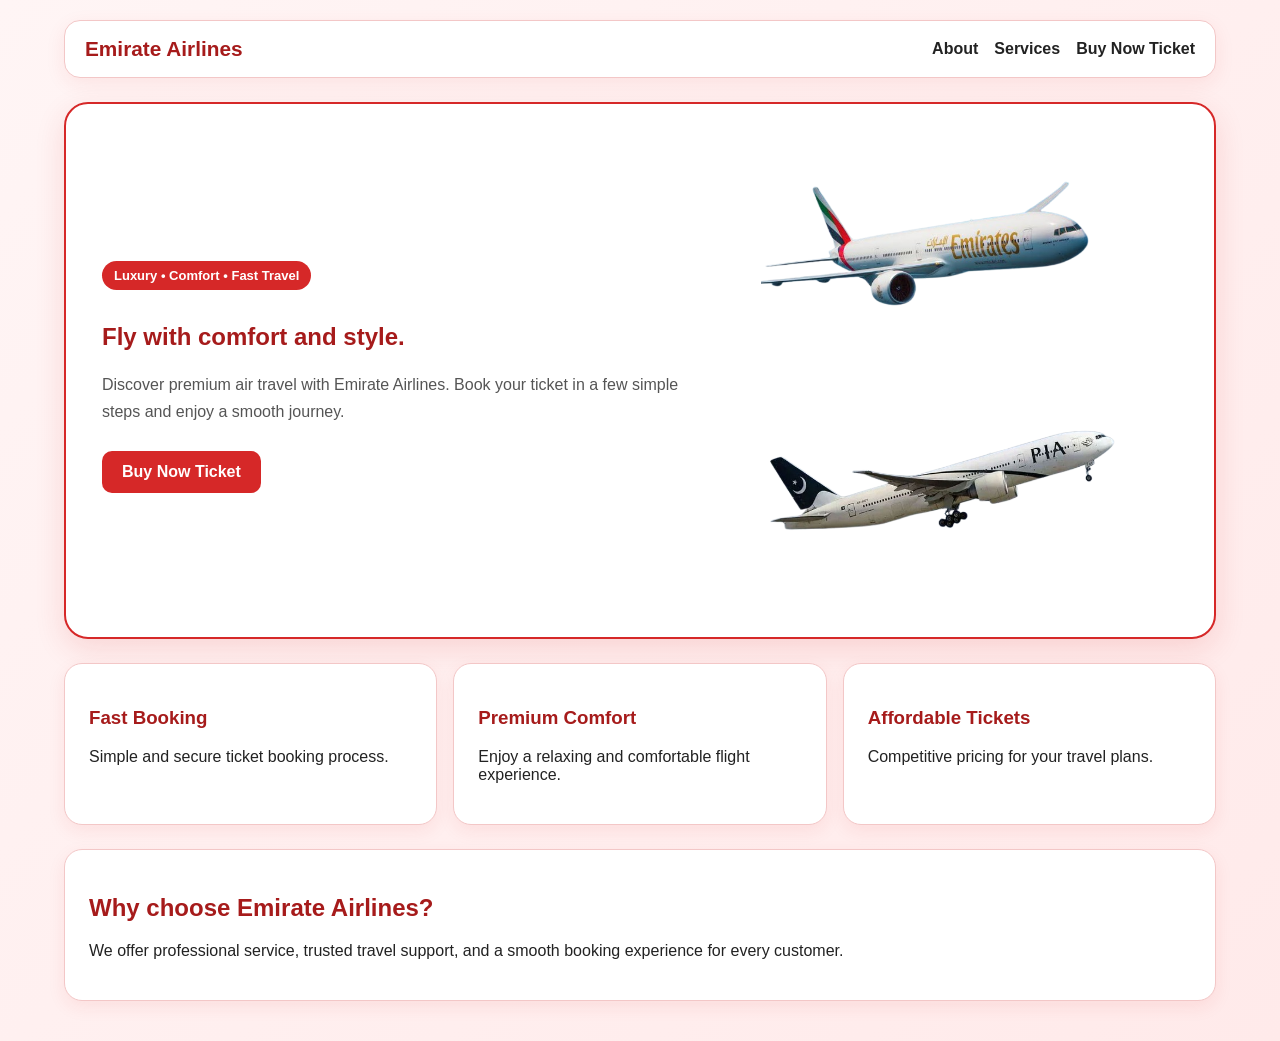
<file: index.html>
<!DOCTYPE html>
<html lang="en">
  <head>
    <meta charset="UTF-8" />
    <meta name="viewport" content="width=device-width, initial-scale=1.0" />
    <title>Emirate Airlines</title>
    <link rel="stylesheet" href="styles.css" />
  </head>
  <body>
    <div class="site-wrapper">
      <header class="topbar">
        <div class="brand">Emirate Airlines</div>
        <nav class="nav-links">
          <a href="#about">About</a>
          <a href="#services">Services</a>
          <a href="ticket.html">Buy Now Ticket</a>
        </nav>
      </header>

      <main>
        <section class="hero">
          <div class="hero-content">
            <p class="tag">Luxury • Comfort • Fast Travel</p>
            <h1>Fly with comfort and style.</h1>
            <p class="hero-text">
              Discover premium air travel with Emirate Airlines. Book your ticket in a few simple steps and enjoy a smooth journey.
            </p>
            <a href="ticket.html" class="btn">Buy Now Ticket</a>
          </div>
          <div class="hero-image">
            <img src="aeroplane.png" alt="Airplane illustration" />
            <img src="PIA.png" alt="PIA airline logo" class="pia-image" />
          </div>
        </section>

        <section id="services" class="service-section">
          <div class="service-card">
            <h3>Fast Booking</h3>
            <p>Simple and secure ticket booking process.</p>
          </div>
          <div class="service-card">
            <h3>Premium Comfort</h3>
            <p>Enjoy a relaxing and comfortable flight experience.</p>
          </div>
          <div class="service-card">
            <h3>Affordable Tickets</h3>
            <p>Competitive pricing for your travel plans.</p>
          </div>
        </section>

        <section id="about" class="about-section">
          <h2>Why choose Emirate Airlines?</h2>
          <p>
            We offer professional service, trusted travel support, and a smooth booking experience for every customer.
          </p>
        </section>
      </main>
    </div>
  </body>
</html>
</file>
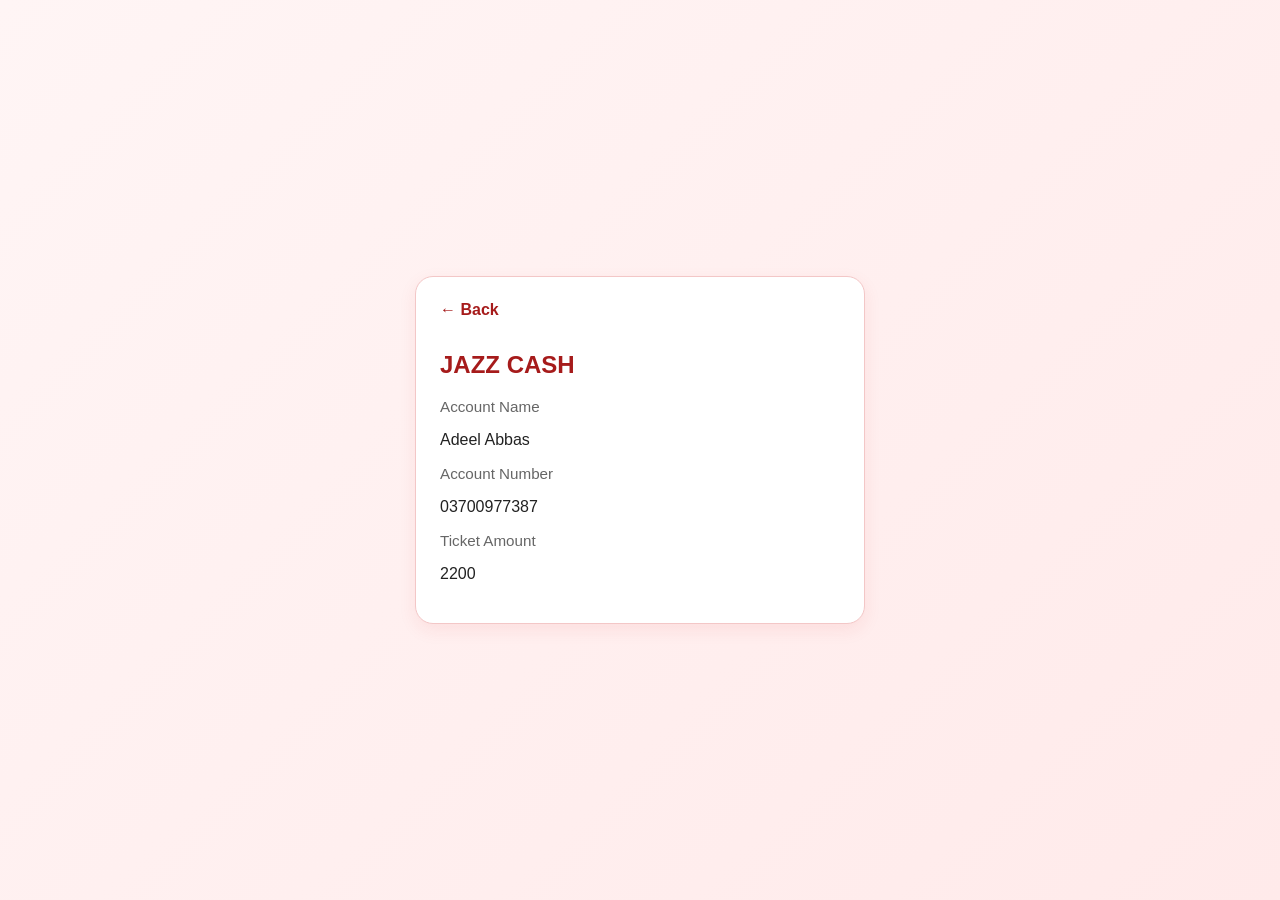
<file: payment.html>
<!DOCTYPE html>
<html lang="en">
  <head>
    <meta charset="UTF-8" />
    <meta name="viewport" content="width=device-width, initial-scale=1.0" />
    <title>Payment Details</title>
    <link rel="stylesheet" href="styles.css" />
  </head>
  <body>
    <div class="page">
      <div class="card">
        <a href="ticket.html" class="back-link">← Back</a>
        <h2>JAZZ CASH</h2>
        <p class="note">Account Name</p>
        <p class="detail">Adeel Abbas</p>
        <p class="note">Account Number</p>
        <p class="detail">03700977387</p>
        <p class="note">Ticket Amount</p>
        <p class="detail">2200</p>
      </div>
    </div>
  </body>
</html>
</file>
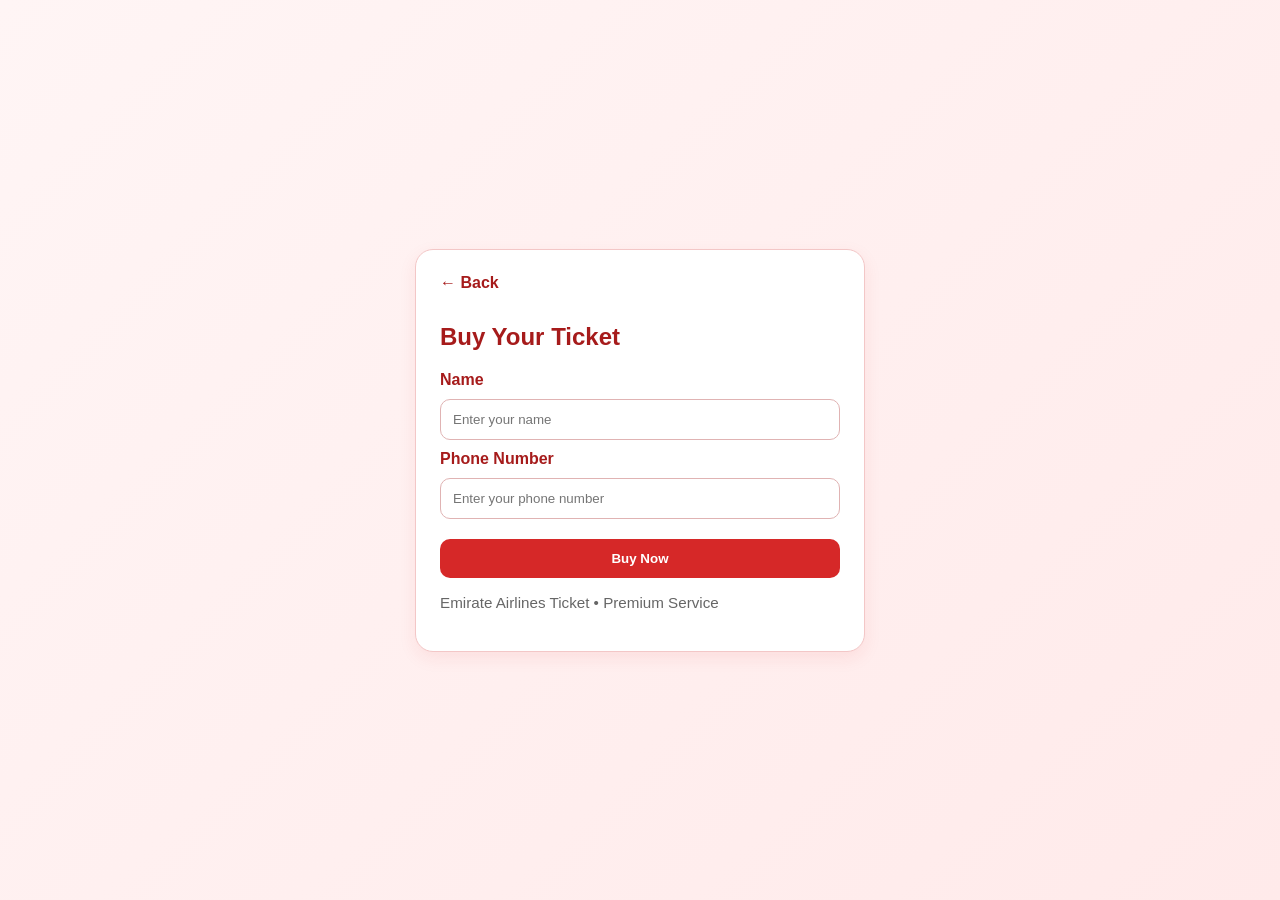
<file: ticket.html>
<!DOCTYPE html>
<html lang="en">
  <head>
    <meta charset="UTF-8" />
    <meta name="viewport" content="width=device-width, initial-scale=1.0" />
    <title>Buy Ticket</title>
    <link rel="stylesheet" href="styles.css" />
  </head>
  <body>
    <div class="page">
      <div class="card">
        <a href="index.html" class="back-link">← Back</a>
        <h2>Buy Your Ticket</h2>
        <form action="payment.html" method="get">
          <label>Name</label>
          <input type="text" placeholder="Enter your name" required />

          <label>Phone Number</label>
          <input type="tel" placeholder="Enter your phone number" required />

          <button type="submit" class="btn">Buy Now</button>
        </form>
        <p class="note">Emirate Airlines Ticket • Premium Service</p>
      </div>
    </div>
  </body>
</html>
</file>
<file: styles.css>
:root {
  --primary: #d62828;
  --primary-dark: #a61b1b;
  --light: #ffffff;
  --text: #222222;
  --bg: #fff5f5;
  --soft: #ffeaea;
}

* {
  box-sizing: border-box;
}

body {
  margin: 0;
  font-family: Arial, sans-serif;
  background: linear-gradient(135deg, var(--bg), var(--soft));
  color: var(--text);
}

.site-wrapper {
  max-width: 1200px;
  margin: 0 auto;
  padding: 20px 24px 40px;
}

.topbar {
  display: flex;
  justify-content: space-between;
  align-items: center;
  background: var(--light);
  border: 1px solid #f3c7c7;
  border-radius: 16px;
  padding: 16px 20px;
  box-shadow: 0 6px 20px rgba(214, 40, 40, 0.08);
}

.brand {
  font-size: 1.3rem;
  font-weight: 700;
  color: var(--primary-dark);
}

.nav-links {
  display: flex;
  gap: 16px;
}

.nav-links a {
  text-decoration: none;
  color: var(--text);
  font-weight: 600;
}

.hero {
  display: grid;
  grid-template-columns: 1.1fr 0.9fr;
  gap: 24px;
  align-items: center;
  background: var(--light);
  border: 2px solid var(--primary);
  border-radius: 24px;
  padding: 36px;
  margin-top: 24px;
  box-shadow: 0 10px 30px rgba(214, 40, 40, 0.14);
}

.tag {
  display: inline-block;
  background: var(--primary);
  color: var(--light);
  padding: 7px 12px;
  border-radius: 999px;
  font-size: 13px;
  font-weight: bold;
}

h1,
h2,
h3 {
  color: var(--primary-dark);
}

.hero-text {
  color: #555;
  line-height: 1.7;
}

.btn {
  display: inline-block;
  margin-top: 10px;
  background: var(--primary);
  color: var(--light);
  text-decoration: none;
  padding: 12px 20px;
  border-radius: 10px;
  font-weight: bold;
  border: none;
  cursor: pointer;
}

.hero-image {
  display: flex;
  flex-direction: column;
  align-items: center;
  gap: 16px;
}

.hero-image img {
  width: 100%;
  max-width: 360px;
  display: block;
  margin: 0 auto;
}

.pia-image {
  max-width: 220px;
  border-radius: 12px;
}

.service-section {
  display: grid;
  grid-template-columns: repeat(3, 1fr);
  gap: 16px;
  margin-top: 24px;
}

.service-card,
.about-section,
.card {
  background: var(--light);
  border: 1px solid #f3c7c7;
  border-radius: 18px;
  padding: 24px;
  box-shadow: 0 6px 18px rgba(214, 40, 40, 0.08);
}

.about-section {
  margin-top: 24px;
}

.page {
  min-height: 100vh;
  display: flex;
  align-items: center;
  justify-content: center;
  padding: 24px;
}

.card {
  width: 100%;
  max-width: 450px;
}

.back-link {
  display: inline-block;
  margin-bottom: 12px;
  color: var(--primary-dark);
  text-decoration: none;
  font-weight: bold;
}

form {
  display: flex;
  flex-direction: column;
  gap: 10px;
}

label {
  font-weight: bold;
  color: var(--primary-dark);
}

input {
  padding: 12px;
  border: 1px solid #e0b3b3;
  border-radius: 10px;
}

.note {
  color: #666;
  font-size: 0.95rem;
  margin-top: 16px;
}

@media (max-width: 768px) {
  .hero,
  .service-section {
    grid-template-columns: 1fr;
  }

  .topbar {
    flex-direction: column;
    gap: 10px;
  }
}
</file>
